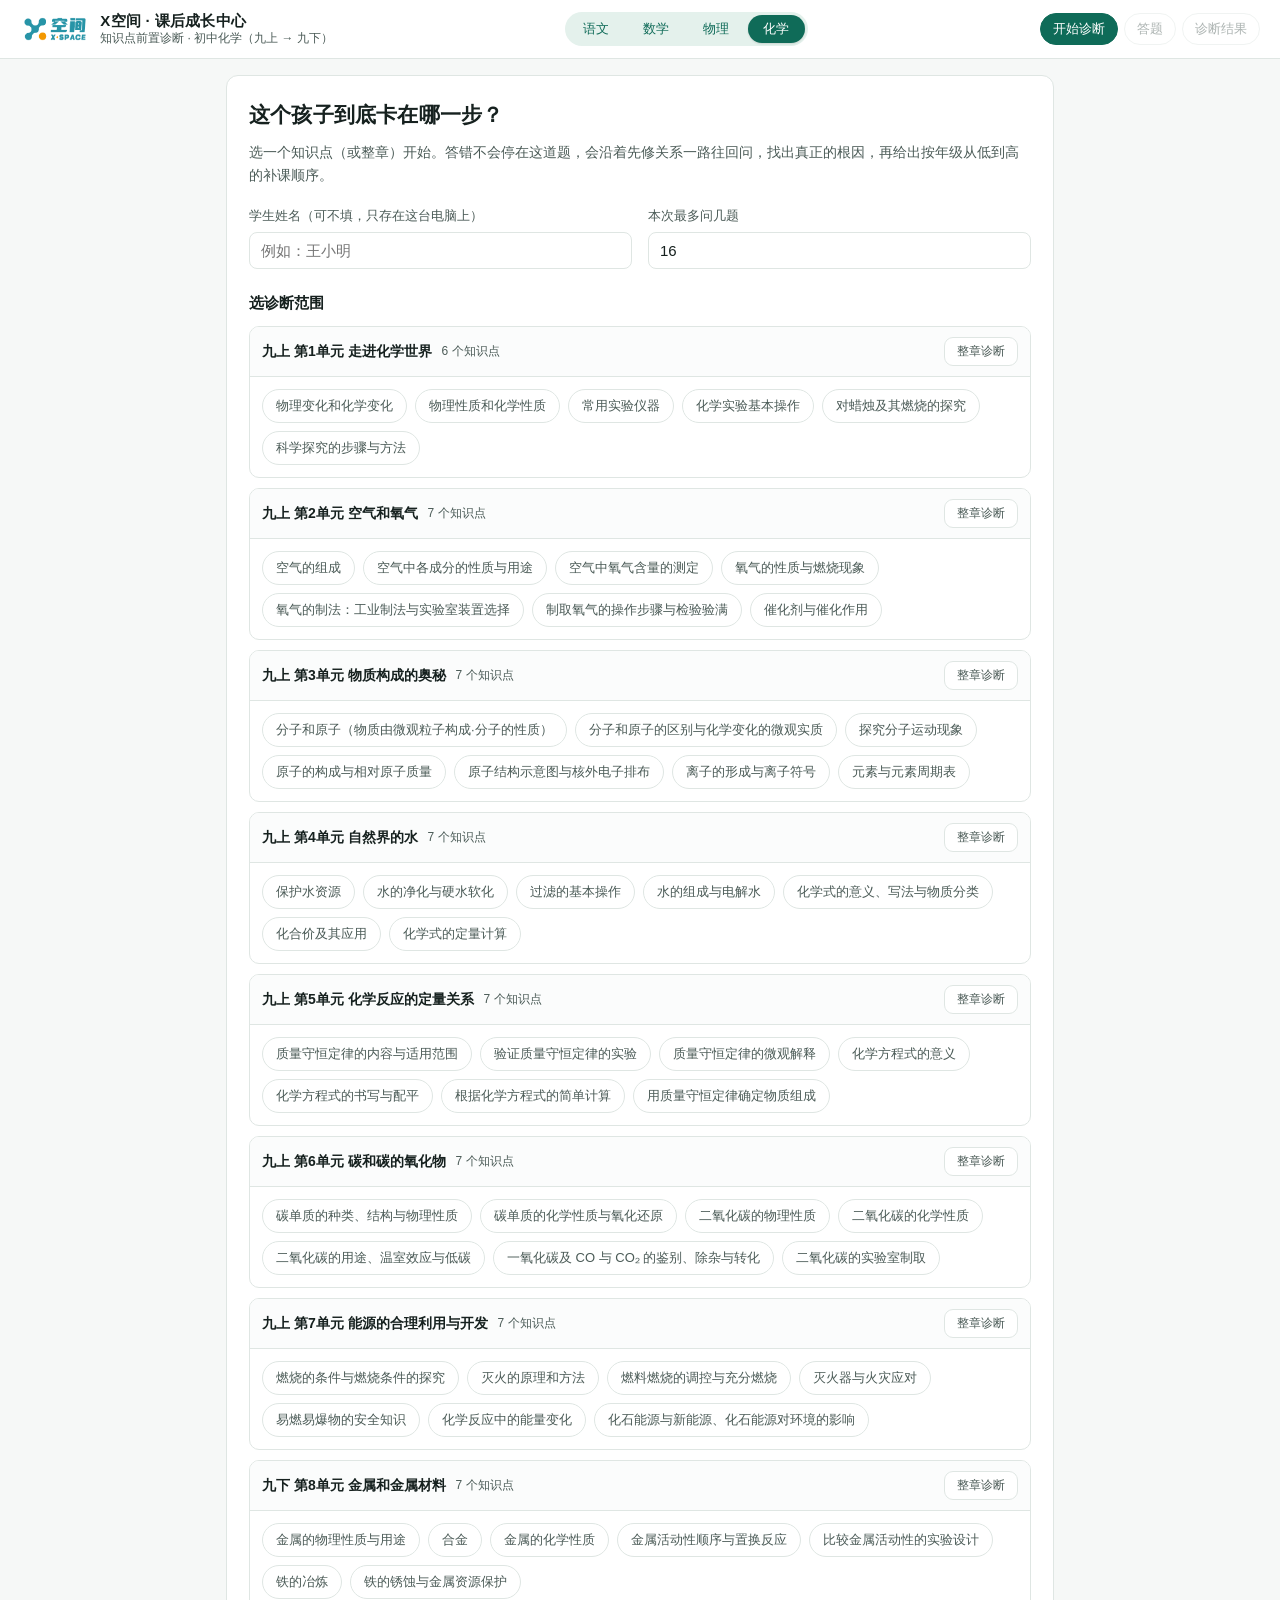
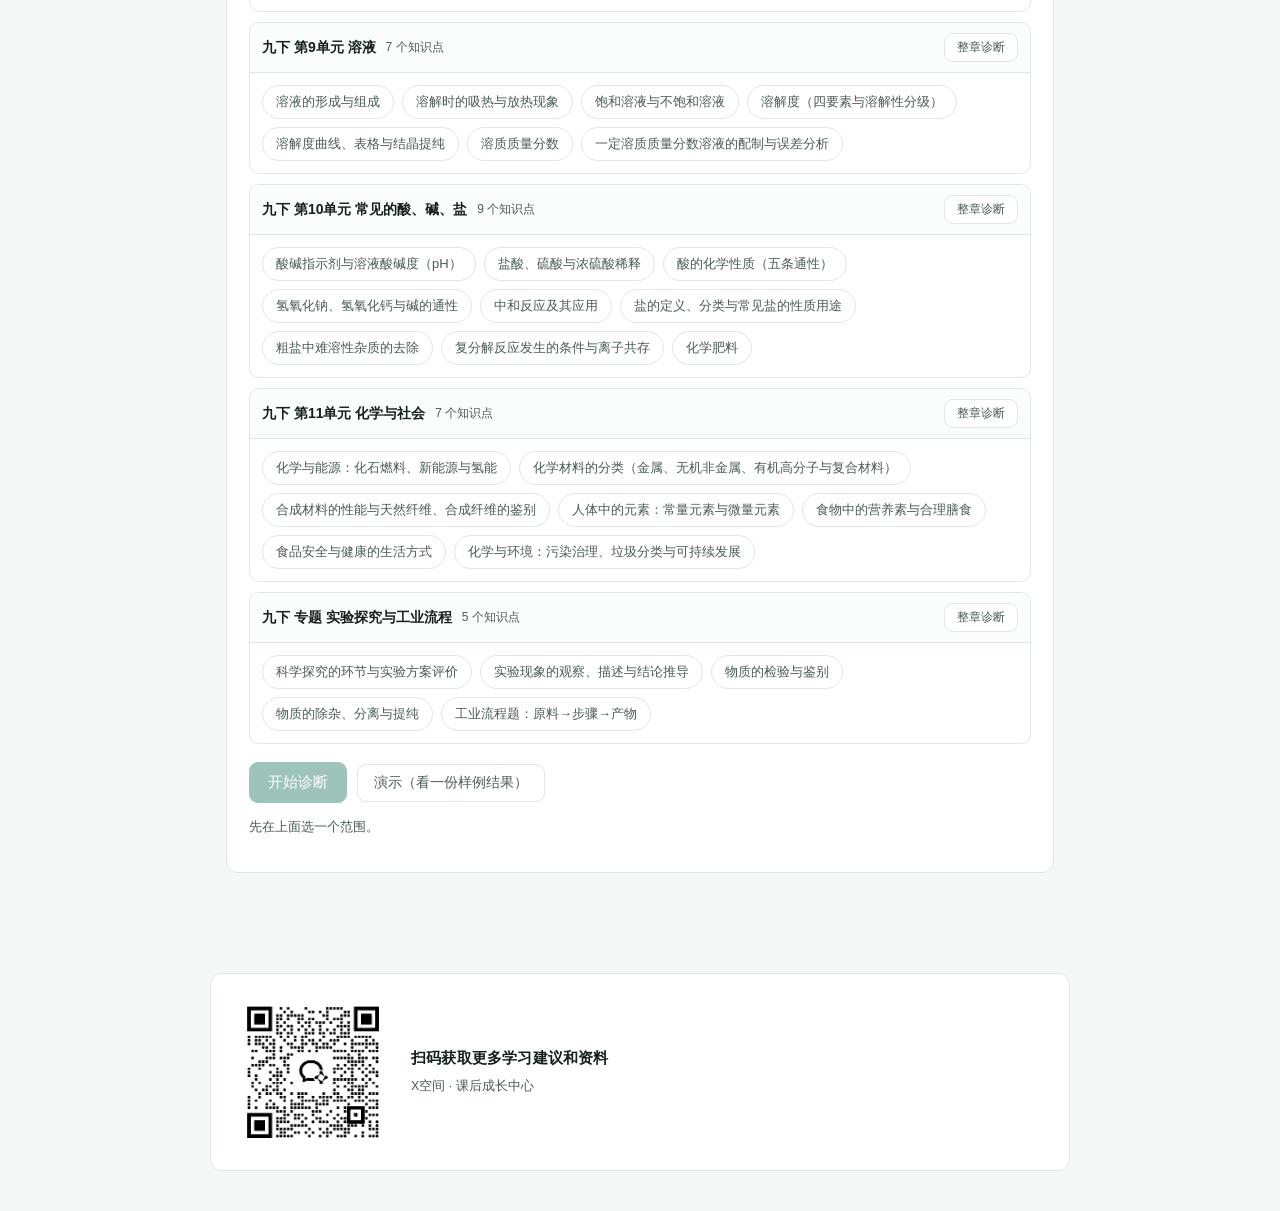
<file: xspace-diag-chemistry/index.html>
<!doctype html>
<meta charset="utf-8">
<title>正在跳转到 X空间 知识点诊断</title>
<script>location.replace("../xspace-diag/?subject=chemistry")</script>
<p style="font-family:-apple-system,sans-serif;padding:40px;line-height:1.8">正在跳转到 <a href="../xspace-diag/?subject=chemistry">X空间 知识点诊断</a>…</p>
</file>
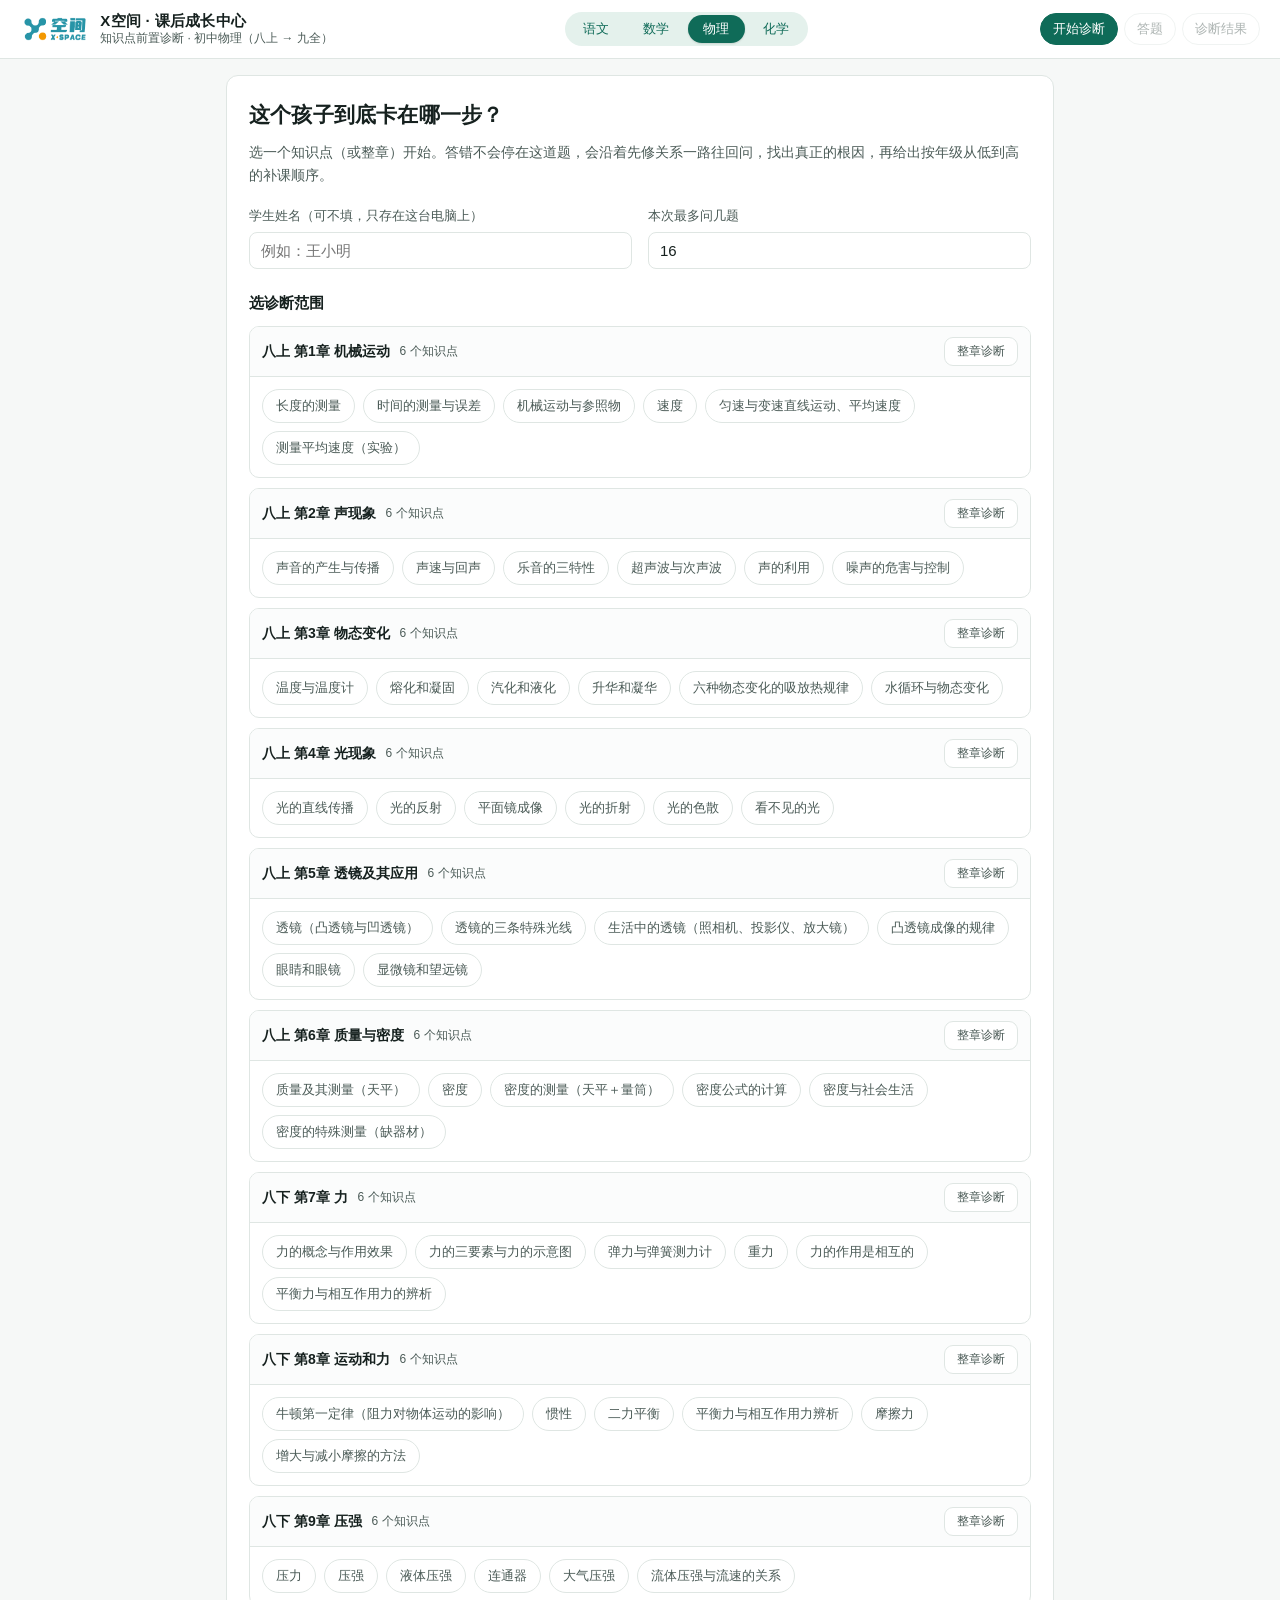
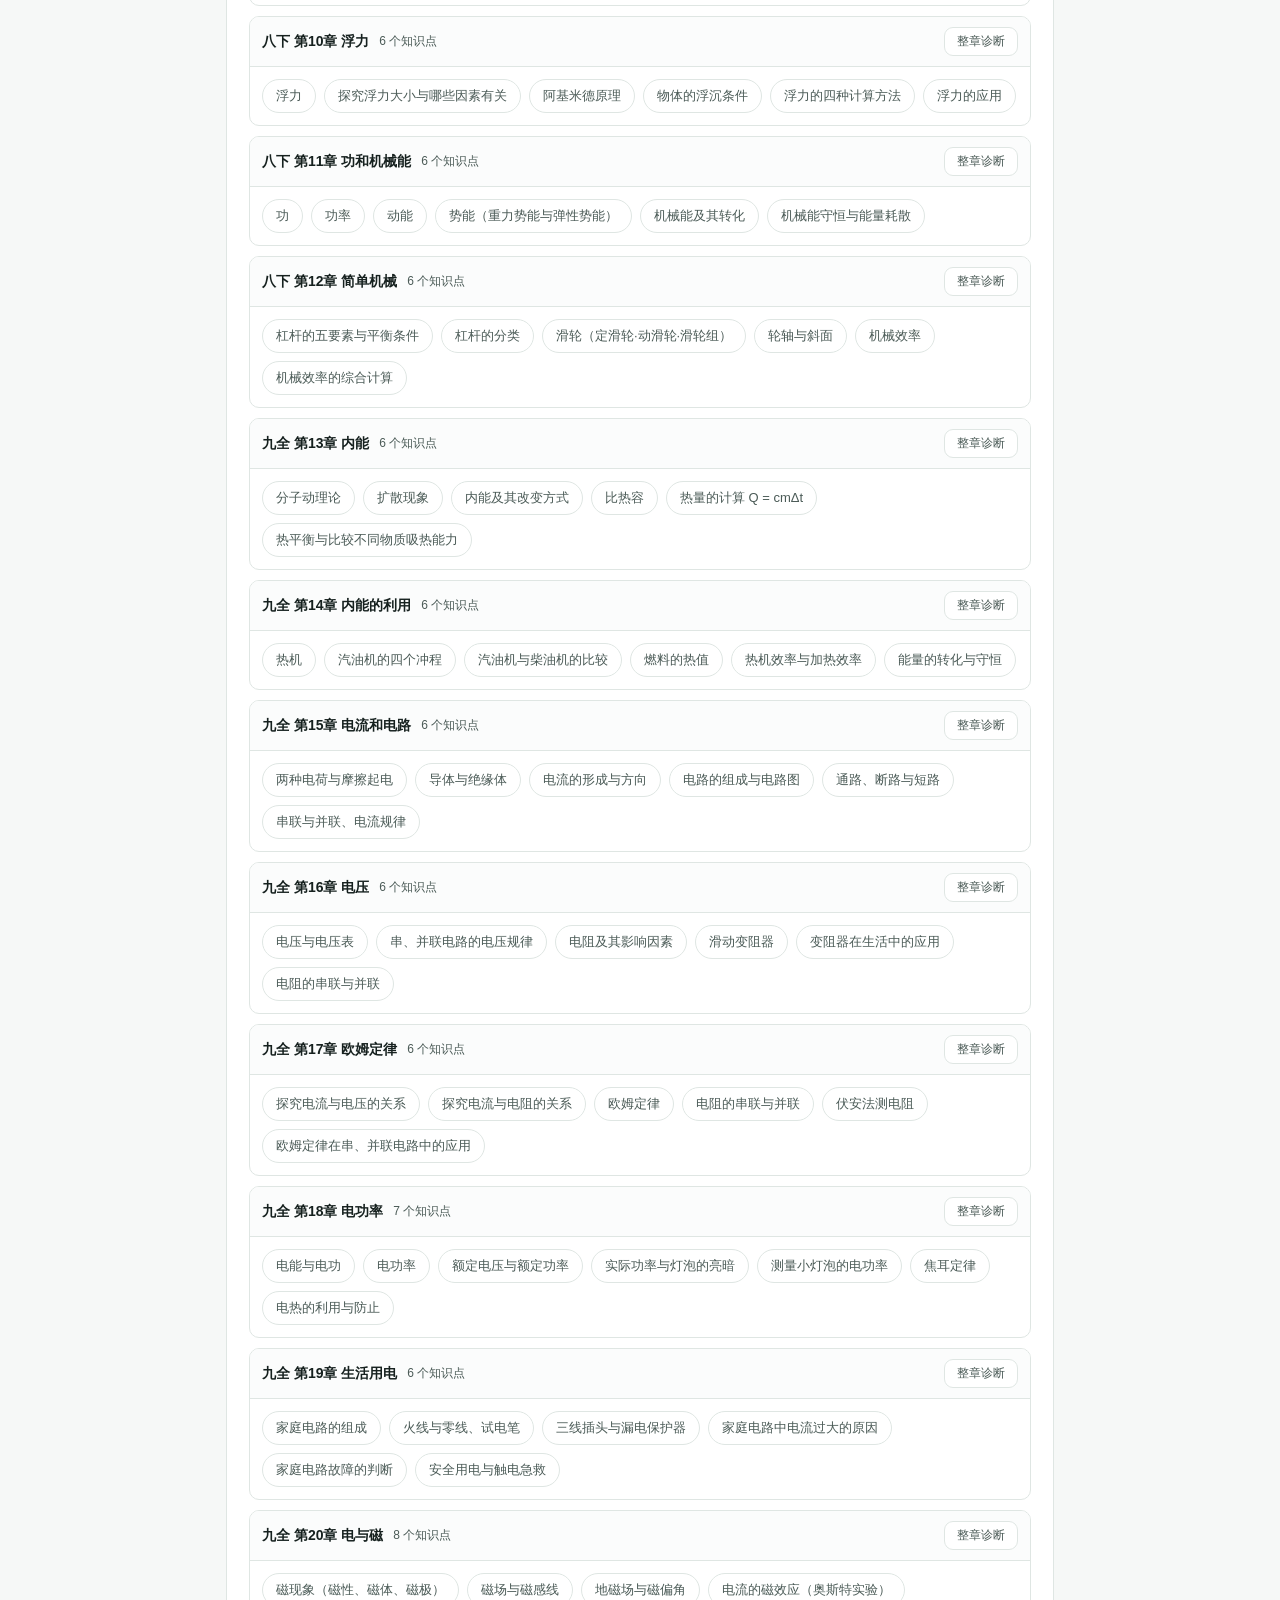
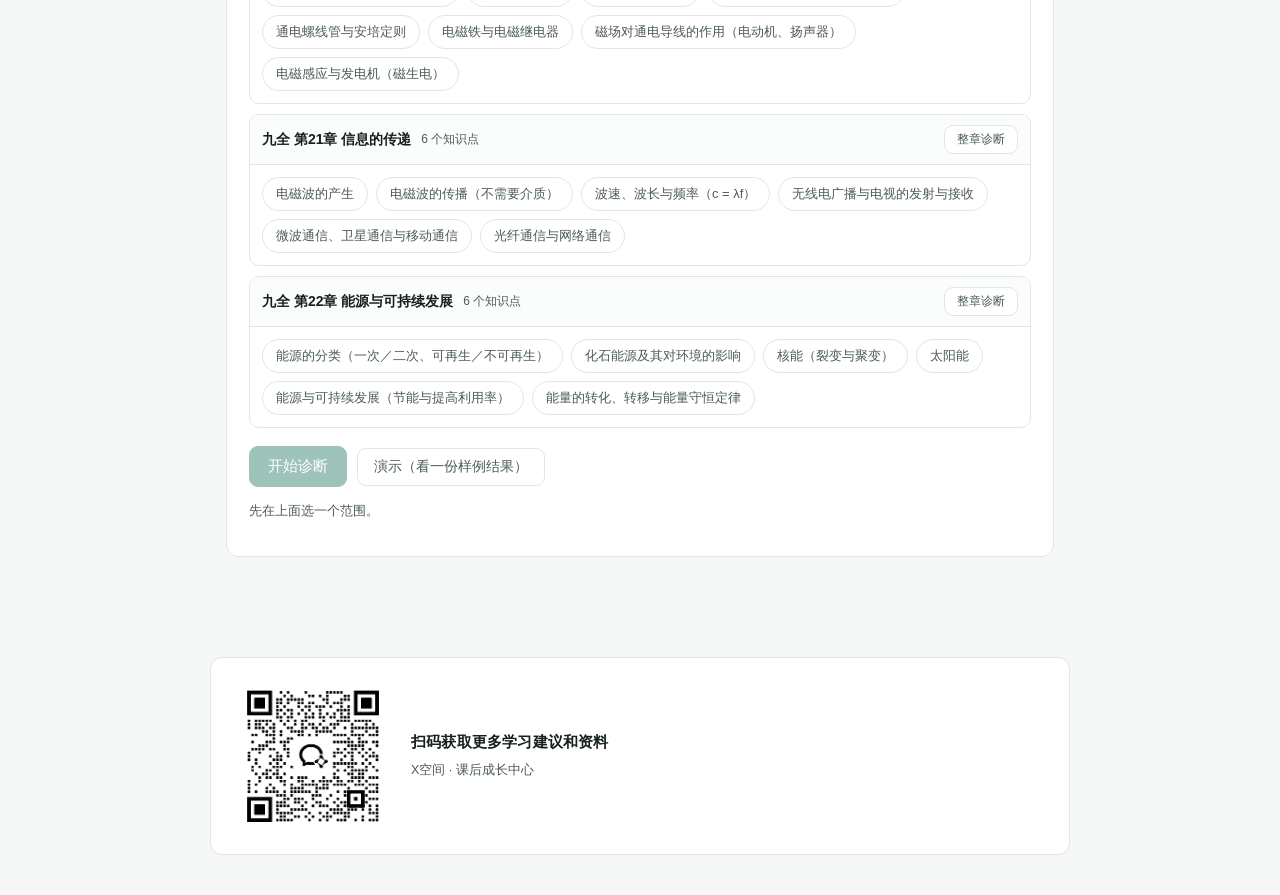
<file: xspace-diag-physics/index.html>
<!doctype html>
<meta charset="utf-8">
<title>正在跳转到 X空间 知识点诊断</title>
<script>location.replace("../xspace-diag/?subject=physics")</script>
<p style="font-family:-apple-system,sans-serif;padding:40px;line-height:1.8">正在跳转到 <a href="../xspace-diag/?subject=physics">X空间 知识点诊断</a>…</p>
</file>
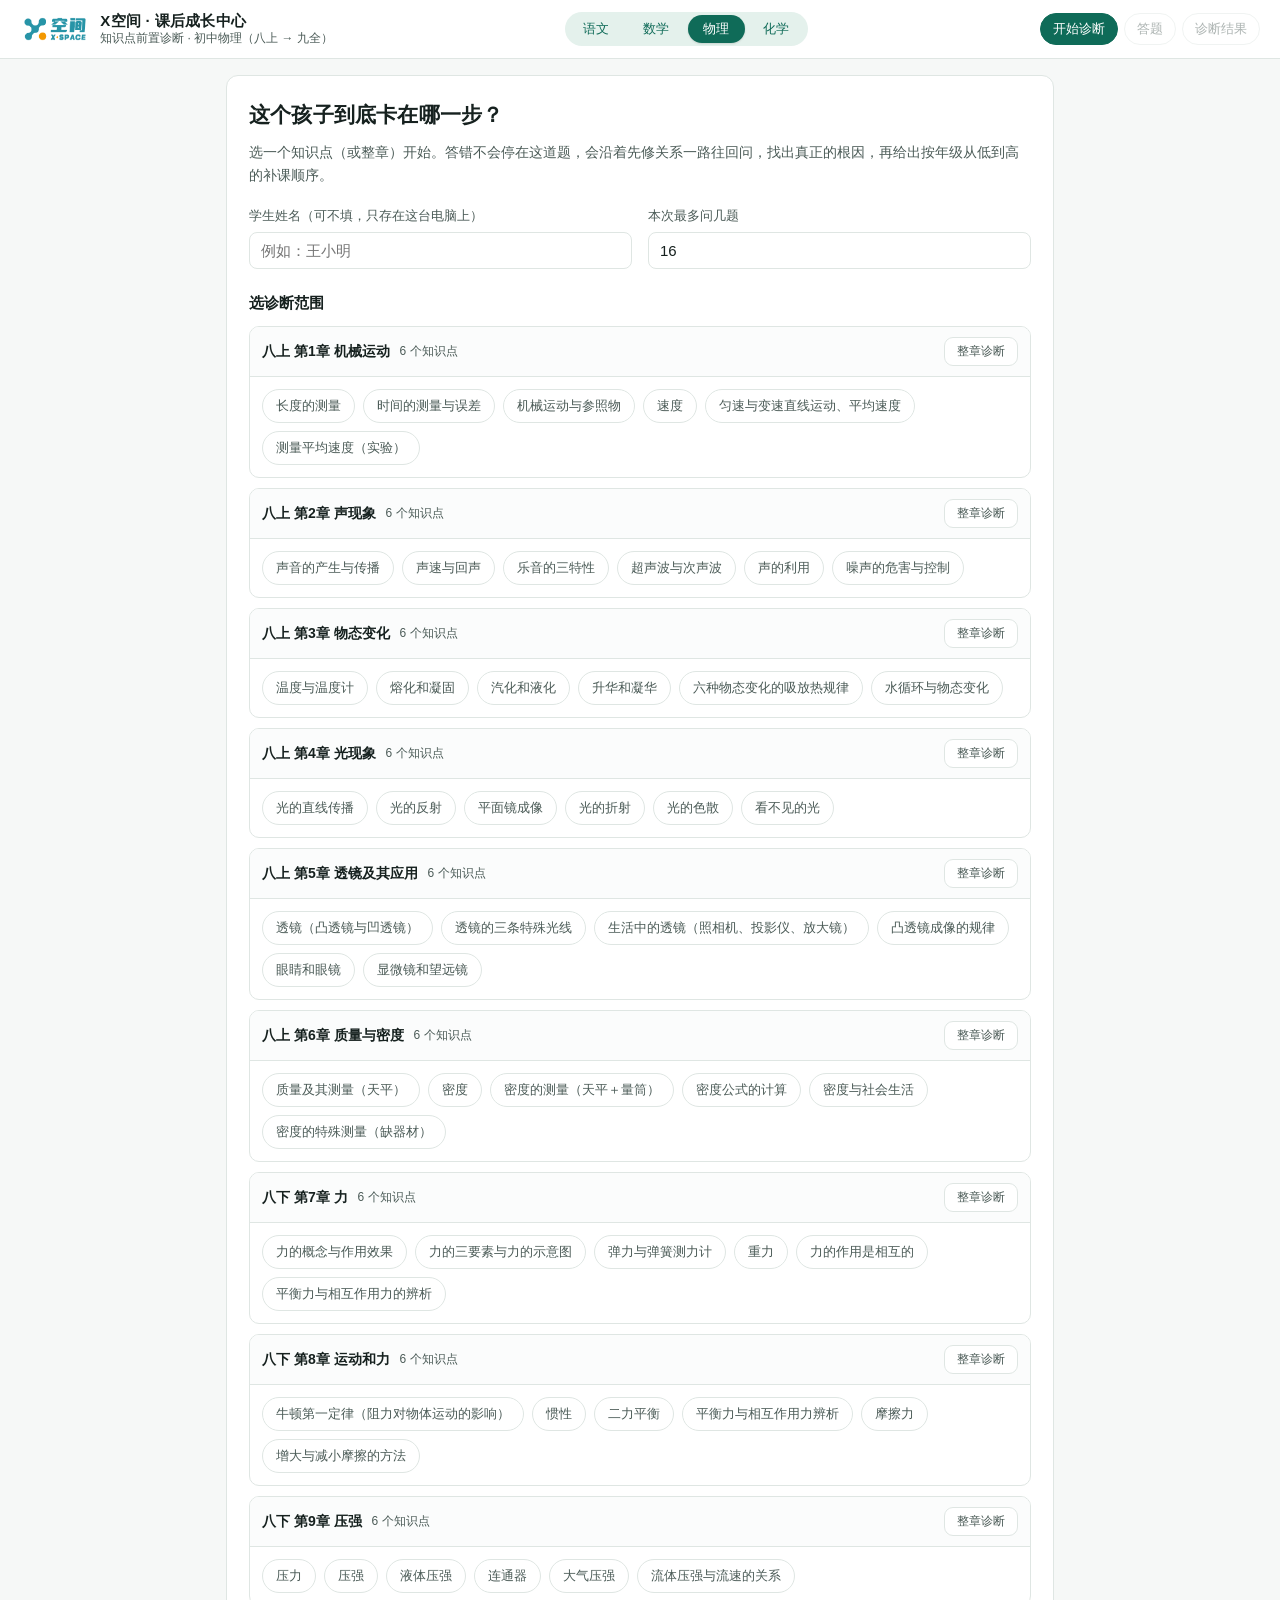
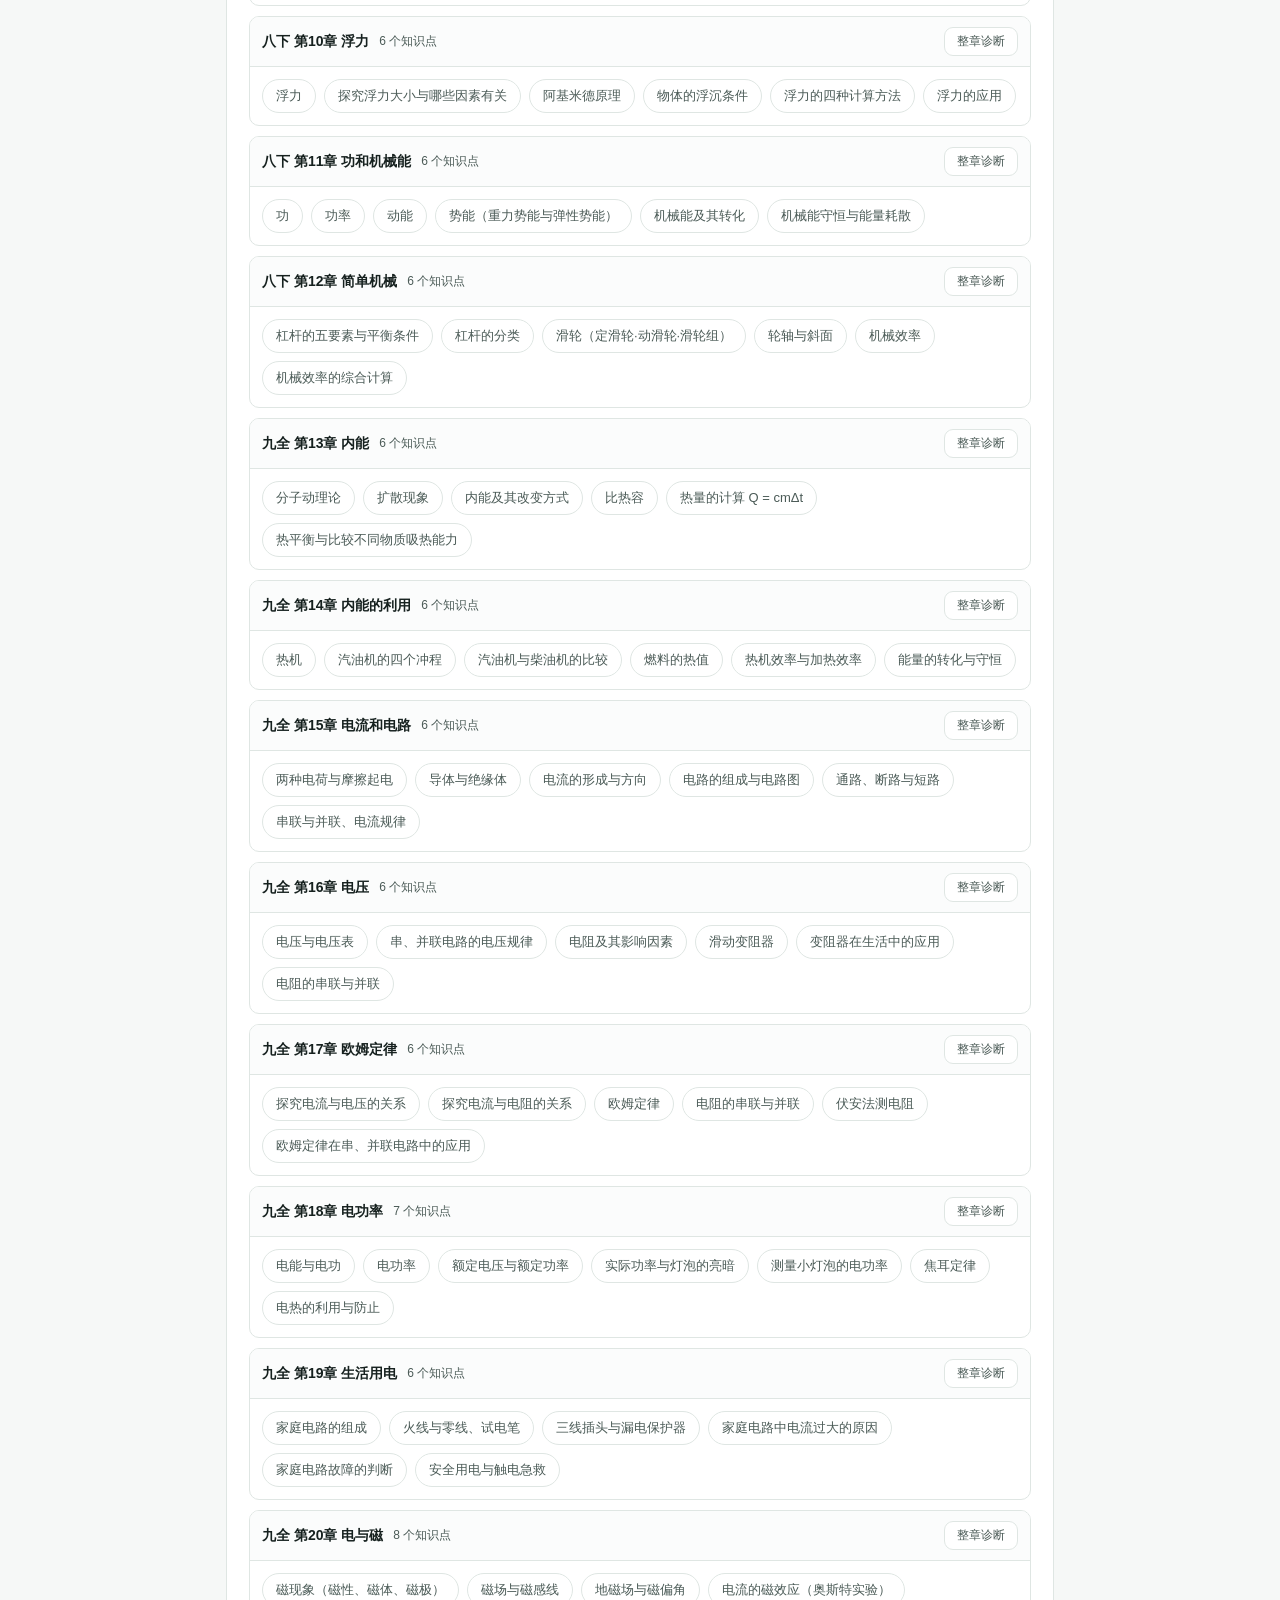
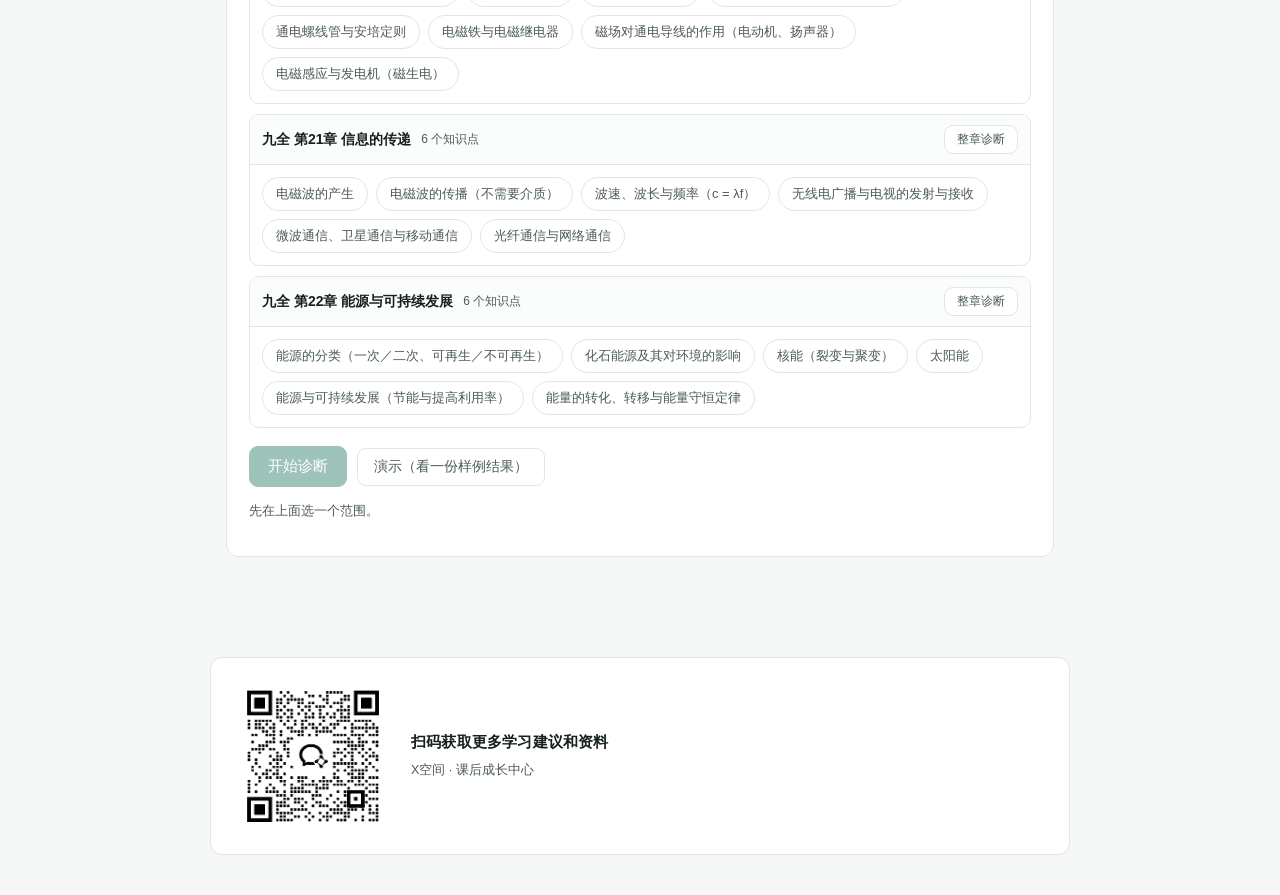
<file: xspace-diag/index.html>
<!DOCTYPE html>
<html lang="zh-CN">
<head>
<meta charset="utf-8">
<meta name="viewport" content="width=device-width, initial-scale=1">
<title>X空间 · 知识点前置诊断</title>
<link rel="icon" type="image/png" href="assets/logo-square.png">
<link rel="apple-touch-icon" href="assets/logo-square.png">
<link rel="stylesheet" href="style.css">
</head>
<body>
<header class="topbar">
  <div class="brand">
    <img class="logo" src="assets/logo.png" alt="X空间">
    <span class="brand-text">
      <strong><span class="brand-full">X空间 · 课后成长中心</span><span class="brand-short">X空间</span></strong>
      <em id="brand-sub">知识点前置诊断 · 九上数学（二次函数）</em>
    </span>
  </div>
  <div id="subject-tabs" class="subject-tabs" role="tablist" aria-label="选择学科"></div>
  <nav class="tabs">
    <button data-go="start" class="active">开始诊断</button>
    <button data-go="quiz" disabled>答题</button>
    <button data-go="result" disabled>诊断结果</button>
  </nav>
</header>

<main>
  <!-- ------------------------------------------------ 开始 -->
  <section id="screen-start" class="screen">
    <div class="card">
      <h1>这个孩子到底卡在哪一步？</h1>
      <p class="lead">选一个知识点（或整章）开始。答错不会停在这道题，会沿着先修关系一路往回问，找出真正的根因，再给出按年级从低到高的补课顺序。</p>

      <div class="row">
        <label>学生姓名（可不填，只存在这台电脑上）
          <input id="student" type="text" placeholder="例如：王小明">
        </label>
        <label>本次最多问几题
          <input id="limit" type="number" min="4" max="60" value="16">
        </label>
      </div>

      <h2>选诊断范围</h2>
      <div id="scope-list" class="scope-list"></div>

      <div class="actions">
        <button id="btn-start" class="primary" disabled>开始诊断</button>
        <button id="btn-demo" class="ghost">演示（看一份样例结果）</button>
        <button id="btn-resume" class="ghost" hidden>继续上次</button>
      </div>
      <p class="hint" id="start-hint">先在上面选一个范围。</p>
    </div>
  </section>

  <!-- ------------------------------------------------ 答题 -->
  <section id="screen-quiz" class="screen" hidden>
    <div class="quiz-head">
      <div class="progress"><div id="progress-bar"></div></div>
      <span id="progress-text"></span>
    </div>
    <div class="card">
      <div class="q-meta">
        <span id="q-topic" class="pill"></span>
        <span id="q-why" class="pill soft"></span>
        <span id="q-diff" class="pill soft"></span>
      </div>
      <p id="q-prompt" class="prompt"></p>
      <div id="q-choices" class="choices"></div>
      <div id="q-input" class="input-wrap" hidden>
        <p class="input-label" id="input-label">填答案：只填数，不写单位；分数写成 3/2 这样。</p>
        <input id="answer-input" type="text" autocomplete="off" placeholder="在这里作答">
        <button id="btn-submit" class="primary">提交答案</button>
      </div>
      <div id="feedback" class="feedback" hidden>
        <div id="feedback-verdict" class="verdict"></div>
        <div class="ref"><b>参考答案：</b><span id="feedback-answer"></span></div>
        <div class="explain"><b>解析：</b><span id="feedback-explain"></span></div>
        <div id="manual-ask" class="manual" hidden>
          <span>老师判断这道题算不算过：</span>
          <button data-manual="correct">算过</button>
          <button data-manual="wrong">没过</button>
        </div>
        <button id="btn-next" class="primary" hidden>下一题</button>
      </div>
    </div>
    <div class="quiz-foot">
      <button id="btn-undo" class="ghost">撤销上一题</button>
      <button id="btn-finish" class="ghost">提前结束，看结果</button>
    </div>
  </section>

  <!-- ------------------------------------------------ 结果 -->
  <section id="screen-result" class="screen" hidden>
    <div class="card">
      <h1>诊断结果</h1>
      <p class="hint" id="result-scope"></p>
      <div class="stats" id="stats"></div>

      <h2>根因（先补这些）</h2>
      <div id="roots" class="roots"></div>

      <h2>不稳的知识点</h2>
      <div id="shaky" class="roots"></div>

      <h2>学习路径（先修在前，按年级从低到高）</h2>
      <ol id="path" class="path"></ol>

      <div class="actions">
        <button id="btn-print" class="primary">打印 / 存成一页纸报告</button>
        <button id="btn-export" class="ghost">导出完整答题记录</button>
        <button id="btn-restart" class="ghost">重新开始</button>
      </div>
      <p class="hint">结论是线索，不是判决。真实诊断还要老师看一眼孩子的原卷和错题。</p>
    </div>
  </section>
</main>

<!-- 全站页脚：家长看完结论正好在底下，扫码加企微 -->
<footer class="site-foot">
  <a class="foot-qr-link" href="assets/qr-wecom.png" target="_blank" rel="noopener" title="点开看大图再扫">
    <img class="foot-qr" src="assets/qr-wecom.png" alt="X空间 企业微信二维码">
  </a>
  <div class="foot-text">
    <strong>扫码获取更多学习建议和资料</strong>
    <em>X空间 · 课后成长中心</em>
  </div>
</footer>

<!-- 打印用的一页纸报告（平时隐藏，只在打印时显示） -->
<section id="report" class="report" hidden>
  <div class="report-head">
    <div class="report-head-main">
      <img class="report-logo" src="assets/logo.png" alt="X空间">
      <div>
        <h1>X空间 · 课后成长中心　知识点诊断报告</h1>
        <p class="report-sub" id="report-scope"></p>
      </div>
    </div>
    <div class="report-meta">
      <p>学生：<span id="report-student">—</span></p>
      <p>日期：<span id="report-date"></span></p>
    </div>
  </div>
  <div class="report-block">
    <h2>一、答题概况</h2>
    <p class="report-note" id="report-summary-note" style="margin:0 0 5px"></p>
    <table class="mini"><tbody id="report-stats"></tbody></table>
  </div>
  <div class="report-block">
    <h2>二、卡住的根本原因</h2>
    <ul id="report-roots" class="report-list"></ul>
  </div>
  <div class="report-block">
    <h2>三、建议补课顺序</h2>
    <table class="path-table">
      <thead><tr><th style="width:32px">序</th><th style="width:96px">册·章</th><th>知识点</th><th style="width:86px">状态 / 课时</th></tr></thead>
      <tbody id="report-path"></tbody>
    </table>
  </div>
  <div class="report-block" id="report-exam-block" hidden>
    <h2>四、天津中考怎么考（本次范围）</h2>
    <p class="report-note" id="report-exam-note" style="margin:0 0 5px"></p>
    <ul id="report-exam" class="report-list exam-list"></ul>
  </div>
  <div class="report-block">
    <h2>五、建议课时与下一步</h2>
    <p id="report-plan"></p>
    <p class="report-note">本报告的结论由知识点先修关系推出，采信前请老师对照原卷与近期错题复核。答错点位已记录，可随堂复测。</p>
  </div>
  <div class="report-block">
    <h2>六、本次答错的题（供老师复核）</h2>
    <table class="path-table wrong-table">
      <thead><tr><th style="width:22px">#</th><th style="width:70px">知识点</th><th>题干</th><th style="width:140px">参考答案</th><th style="width:44px">订正</th></tr></thead>
      <tbody id="report-wrong"></tbody>
    </table>
  </div>
  <div class="report-sign">
    <div class="sign-lines">
      <span>授课老师签字：______________________</span>
      <span>家长确认：______________________</span>
    </div>
    <div class="report-qr">
      <img src="assets/qr-wecom.png" alt="X空间 企业微信二维码">
      <span>扫码获取更多学习建议和资料</span>
    </div>
  </div>
</section>

<script src="engine.js"></script>
<script src="app.js"></script>
</body>
</html>
</file>
<file: xspace-diag/style.css>
:root {
  --ink: #16211f;
  --ink-soft: #4b5b57;
  --line: #dfe6e3;
  --bg: #f6f8f7;
  --brand: #0f6b58;       /* X空间 主色：墨绿 */
  --brand-soft: #e4f1ec;
  --accent: #c9702a;      /* 点缀：暖橙 */
  --red: #b23c3c;
  --amber: #a9761c;
  --radius: 12px;
}

* { box-sizing: border-box; }

/* [hidden] 是浏览器自带的 display:none，权重比任何类名都低。
   只要有人给元素写了 .manual { display: flex } 这种类规则，
   JS 里 el.hidden = true 就当场失效——「老师判断这道题算不算过」
   明明该收起来，却每道题都挂在答案下面。全局兜一下。 */
[hidden] { display: none !important; }

body {
  margin: 0;
  font-family: -apple-system, "PingFang SC", "Hiragino Sans GB", "Microsoft YaHei", sans-serif;
  color: var(--ink);
  background: var(--bg);
  line-height: 1.65;
  -webkit-font-smoothing: antialiased;
}

main { max-width: 860px; margin: 0 auto; padding: 16px 16px 80px; }

/* ---------------------------------------------------- 顶栏 */
.topbar {
  display: flex; align-items: center; justify-content: space-between; gap: 16px;
  padding: 12px 20px; background: #fff; border-bottom: 1px solid var(--line);
  position: sticky; top: 0; z-index: 20; flex-wrap: wrap;
}
.brand { display: flex; align-items: center; gap: 10px; }
.logo {
  height: 34px; width: auto; display: block;
}
.brand-text { display: flex; flex-direction: column; line-height: 1.25; }
.brand-text strong { font-size: 15px; letter-spacing: .3px; }
.brand-short { display: none; }
.brand-text em { font-style: normal; font-size: 12px; color: var(--ink-soft); }
.tabs { display: flex; gap: 6px; }
.tabs button {
  border: 1px solid var(--line); background: #fff; color: var(--ink-soft);
  padding: 6px 12px; border-radius: 999px; font-size: 13px; cursor: pointer;
}
.tabs button.active { background: var(--brand); border-color: var(--brand); color: #fff; }
.tabs button:disabled { opacity: .45; cursor: default; }

/* 学科切换：三科共用一套页面，右上角切 */
.subject-tabs {
  display: flex; gap: 3px; padding: 3px;
  background: var(--brand-soft); border-radius: 999px;
}
.subject-tab {
  border: 0; background: transparent; color: var(--brand);
  padding: 5px 15px; border-radius: 999px; font-size: 13px;
  font-family: inherit; cursor: pointer; letter-spacing: .5px;
  transition: background .15s, color .15s;
}
.subject-tab:hover { background: rgba(15, 107, 88, .1); }
.subject-tab.active { background: var(--brand); color: #fff; box-shadow: 0 1px 2px rgba(0,0,0,.12); }

/* ---------------------------------------------------- 卡片 */
.card {
  background: #fff; border: 1px solid var(--line); border-radius: var(--radius);
  padding: 22px; margin-bottom: 16px;
}
h1 { font-size: 21px; margin: 0 0 8px; letter-spacing: .2px; }
h2 { font-size: 15px; margin: 22px 0 10px; color: var(--ink); }
h2:first-child { margin-top: 0; }
.lead { color: var(--ink-soft); font-size: 14px; margin: 0 0 18px; }
.hint { color: var(--ink-soft); font-size: 13px; }

.row { display: flex; gap: 16px; flex-wrap: wrap; }
.row label { display: flex; flex-direction: column; gap: 6px; font-size: 13px; color: var(--ink-soft); flex: 1 1 200px; }
input[type=text], input[type=number] {
  border: 1px solid var(--line); border-radius: 8px; padding: 9px 11px; font-size: 15px;
  font-family: inherit; color: var(--ink); background: #fff;
}
input:focus { outline: 2px solid var(--brand-soft); border-color: var(--brand); }

button { font-family: inherit; cursor: pointer; }
button.primary {
  background: var(--brand); color: #fff; border: 1px solid var(--brand);
  padding: 10px 18px; border-radius: 9px; font-size: 15px;
}
button.primary:disabled { opacity: .4; cursor: default; }
button.ghost {
  background: #fff; color: var(--ink-soft); border: 1px solid var(--line);
  padding: 9px 16px; border-radius: 9px; font-size: 14px;
}
.actions { display: flex; gap: 10px; flex-wrap: wrap; margin-top: 18px; align-items: center; }

/* ---------------------------------------------------- 选范围 */
.scope-list { display: flex; flex-direction: column; gap: 10px; }
.scope-group { border: 1px solid var(--line); border-radius: 10px; overflow: hidden; }
.scope-group-head {
  display: flex; align-items: center; gap: 10px; padding: 10px 12px;
  background: #fbfcfc; border-bottom: 1px solid transparent; cursor: pointer;
}
.scope-group-head .ch { font-weight: 600; font-size: 14px; }
.scope-group-head .cnt { font-size: 12px; color: var(--ink-soft); }
.scope-group.open .scope-group-head { border-bottom-color: var(--line); }
.scope-items { display: none; flex-wrap: wrap; gap: 8px; padding: 12px; }
.scope-group.open .scope-items { display: flex; }
.scope-item {
  border: 1px solid var(--line); background: #fff; border-radius: 999px;
  padding: 7px 13px; font-size: 13px; color: var(--ink-soft);
}
.scope-item.on { background: var(--brand-soft); border-color: var(--brand); color: var(--brand); font-weight: 600; }

/* ---------------------------------------------------- 答题 */
.quiz-head { display: flex; align-items: center; gap: 12px; margin-bottom: 10px; font-size: 14px; color: var(--ink-soft); }
.progress { flex: 1; height: 6px; background: var(--line); border-radius: 99px; overflow: hidden; }
#progress-bar { height: 100%; width: 0; background: var(--brand); transition: width .25s; }
.q-meta { display: flex; gap: 8px; flex-wrap: wrap; margin-bottom: 14px; }
.pill { background: var(--brand-soft); color: var(--brand); border-radius: 999px; padding: 4px 11px; font-size: 12px; font-weight: 600; }
.pill.soft { background: #f2f4f3; color: var(--ink-soft); font-weight: 400; }
.prompt { font-size: 18px; font-weight: 600; line-height: 1.55; margin: 0 0 18px; white-space: pre-wrap; }
.choices { display: flex; flex-direction: column; gap: 9px; }
.choice {
  text-align: left; border: 1px solid var(--line); background: #fff; border-radius: 10px;
  padding: 12px 14px; font-size: 15px; color: var(--ink); display: flex; gap: 10px; align-items: flex-start;
  min-height: 44px;
}
.choice .key {
  flex: 0 0 auto; width: 22px; height: 22px; border-radius: 6px; background: #f2f4f3;
  display: grid; place-items: center; font-size: 12px; color: var(--ink-soft); font-weight: 600;
}
.choice.on { border-color: var(--brand); background: var(--brand-soft); }
.choice.on .key { background: var(--brand); color: #fff; }
.choice:disabled { opacity: .65; }

/* ---------------------------------------------------------------- 题里的图
 * 化学的实验操作题就是「四个图选一个」，图不是装饰，是题干本身。
 * 三道关要过：手机上不撑破屏、四个图选项能排开、打印出来别糊成一片。
 */
.q-fig {
  display: inline-block; vertical-align: middle;
  max-width: 100%; max-height: 260px; width: auto; height: auto;
  margin: 8px 10px 4px 0; border-radius: 6px;
}
/* 一题里连着几张图（对照实验、装置对比）——给一点呼吸，别糊成一团 */
.q-fig + .q-fig { margin-left: 4px; }

.opt-body {
  display: flex; flex-direction: row; align-items: center; gap: 9px;
  flex-wrap: wrap; flex: 1 1 auto; min-width: 0;
}
.opt-fig {
  display: block; max-width: 100%; max-height: 148px;
  width: auto; height: auto; margin: 2px 0;
}

/* 四个选项全是图 → 两列排，一屏能看全，比竖排四行省一半高度 */
.choices.all-fig {
  display: grid; grid-template-columns: 1fr 1fr; gap: 9px;
}
.choices.all-fig .choice {
  flex-direction: column; align-items: center; text-align: center;
  padding: 10px 8px; gap: 8px;
}
.choices.all-fig .choice .key { align-self: flex-start; }
/* 四张图的宽高比各不相同（装置图不能裁），所以统一给一块等高的图区，
   让每张图在里面居中——这样四个卡片一样高、图不会一高一低。 */
.choices.all-fig .opt-body {
  flex: 1 1 auto; width: 100%; min-height: 112px;
  display: block; text-align: center;
}
.choices.all-fig .opt-fig { display: block; max-height: 112px; margin: 4px auto 0; }

.fig-missing { color: #c0392b; font-size: 12px; }

/* 报告错题表：带图那行会被撑高，文字要垂直居中，不然一行特别"头重脚轻" */
#report-wrong td { vertical-align: middle; padding: 6px 9px; }

/* 窄屏（手机）：图选项退回单列，免得两列都挤成邮票 */
@media (max-width: 480px) {
  .choices.all-fig { grid-template-columns: 1fr; }
  .q-fig { max-height: 200px; }
  .opt-fig { max-height: 130px; }
}
.input-wrap { display: flex; gap: 10px; flex-wrap: wrap; align-items: center; }
.input-label { font-size: 13px; color: var(--ink-soft); flex: 1 1 100%; margin: 0 0 -2px; }
.input-wrap input { flex: 1 1 220px; height: 46px; font-size: 16px; }
#btn-submit { min-width: 120px; height: 46px; }

.feedback { margin-top: 18px; padding-top: 16px; border-top: 1px dashed var(--line); }
.verdict { font-weight: 700; margin-bottom: 8px; }
.verdict.correct { color: var(--brand); }
.verdict.wrong { color: var(--red); }
.verdict.manual { color: var(--amber); }
.ref, .explain { font-size: 14px; color: var(--ink-soft); margin-bottom: 6px; }
.ref span, .explain span { color: var(--ink); }
.manual { display: flex; gap: 10px; align-items: center; margin: 12px 0; font-size: 14px; color: var(--ink-soft); flex-wrap: wrap; }
.manual button { border: 1px solid var(--line); background: #fff; border-radius: 8px; padding: 7px 14px; font-size: 14px; }
#btn-next { margin-top: 12px; }
.quiz-foot { display: flex; gap: 10px; justify-content: space-between; }

/* ---------------------------------------------------- 结果 */
.stats { display: grid; grid-template-columns: repeat(4, 1fr); gap: 10px; margin: 14px 0 4px; }
.stat { border: 1px solid var(--line); border-radius: 10px; padding: 12px; text-align: center; background: #fbfcfc; }
.stat b { display: block; font-size: 24px; line-height: 1.2; }
.stat span { font-size: 12px; color: var(--ink-soft); }
.stat.weak b { color: var(--red); }
.stat.shaky b { color: var(--amber); }
.stat.mastered b { color: var(--brand); }
.roots { display: flex; flex-direction: column; gap: 8px; }
.root-item { border-left: 3px solid var(--red); background: #fdf6f6; padding: 10px 12px; border-radius: 0 8px 8px 0; }
.root-item.shaky { border-left-color: var(--amber); background: #fdfaf2; }
.root-item b { font-size: 15px; }
.root-item p { margin: 4px 0 0; font-size: 13px; color: var(--ink-soft); }
.path { padding-left: 22px; margin: 0; }
.path li { margin-bottom: 8px; font-size: 14px; }
.path li .g { display: inline-block; min-width: 52px; color: var(--ink-soft); font-size: 12px; }
.path li .tag { font-size: 11px; padding: 1px 7px; border-radius: 999px; margin-left: 6px; }
.tag.weak { background: #fbeaea; color: var(--red); }
.tag.shaky { background: #fdf3e2; color: var(--amber); }
.tag.untested { background: #f2f4f3; color: var(--ink-soft); }

/* ---------------------------------------------------- 一页纸报告 */
.report { background: #fff; color: #000; padding: 0; font-size: 10.5pt; line-height: 1.45; }
.report-head {
  display: flex; justify-content: space-between; align-items: flex-end; gap: 20px;
  border-bottom: 2.5px solid #000; padding-bottom: 6px; margin-bottom: 12px;
}
.report-head-main { display: flex; align-items: center; gap: 11px; min-width: 0; }
.report-logo { height: 30px; width: auto; display: block; flex: 0 0 auto; }
.report-head h1 { font-size: 13.5pt; margin: 0; letter-spacing: .5px; }
.report-sub { font-size: 9.5pt; margin: 3px 0 0; color: #222; }
.report-meta { text-align: right; font-size: 10pt; white-space: nowrap; }
.report-meta p { margin: 1px 0; }
.report-block { margin-top: 9px; break-inside: avoid; }
.report-block h2 {
  font-size: 10pt; margin: 0 0 4px; border-left: 4px solid #000; padding-left: 7px; letter-spacing: .5px;
}
.report-list { margin: 0; padding-left: 16px; font-size: 9.5pt; }
.report-list li { margin-bottom: 3px; }
.exam-list { font-size: 9pt; }
.exam-list li { margin-bottom: 2px; }
.exam-list b { color: var(--brand); }

/* 概况表：拉满宽度，四列等分 */
table.mini { width: 100%; table-layout: fixed; font-size: 9.5pt; border-collapse: collapse; }
table.mini td { border: 1px solid #444; padding: 4px 8px; text-align: center; }
table.mini td:nth-child(odd) { background: #f0f0f0; font-weight: 600; width: 16%; }

/* 学习路径表 */
table.path-table { width: 100%; border-collapse: collapse; font-size: 8.6pt; line-height: 1.35; }
table.path-table th, table.path-table td { border: 1px solid #666; padding: 3px 5px; vertical-align: top; text-align: left; }
table.path-table th { background: #e9e9e9; font-weight: 600; font-size: 9pt; }
table.path-table td:nth-child(1), table.path-table td:nth-child(4) { text-align: center; }
table.path-table td:nth-child(2) { text-align: center; white-space: nowrap; }
table.path-table thead { display: table-header-group; }
.wrong-table { font-size: 8.2pt; }
/* 题干和参考答案两列都是长文字，字号和行距要一致；知识点列会换行，给窄一点 */
.wrong-table td:nth-child(3), .wrong-table td:nth-child(4) { font-size: 8.2pt; line-height: 1.4; }
.wrong-table td:nth-child(2) { line-height: 1.35; }
.wrong-table i { color: #444; }

.report-note { font-size: 8pt; color: #333; margin-top: 5px; line-height: 1.5; }
.report-sign {
  display: flex; justify-content: space-between; align-items: flex-end; gap: 20px;
  font-size: 9.5pt; margin-top: 14px; padding-top: 6px; border-top: 1px dashed #999;
}
.sign-lines { display: flex; flex-direction: column; gap: 12px; }
/* 二维码放在签字栏右下：家长签完字正好扫一眼。17mm 边长在 300dpi 下约 200px，
   37 个模块每个 5.4px，手机扫得出来；再小就掉到 3px/模块、开始扫不出。 */
.report-qr { display: flex; flex-direction: column; align-items: center; gap: 1.5mm; flex: 0 0 auto; }
.report-qr img { width: 17mm; height: 17mm; display: block; }
.report-qr span { font-size: 7.2pt; line-height: 1.2; text-align: center; letter-spacing: .2px; }

/* ---------------------------------------------------- 页脚（扫码） */
/* 跟上面的卡片同一套外观：页脚要是灰底通栏，在手机上就像贴了块补丁 */
.site-foot {
  display: flex; align-items: center; gap: 18px;
  max-width: 860px; margin: 4px auto 40px; padding: 18px 22px;
  background: #fff; border: 1px solid var(--line); border-radius: var(--radius);
}
.site-foot .foot-qr { width: 160px; height: 160px; display: block; flex: 0 0 auto; }
.site-foot .foot-qr-link { display: block; flex: 0 0 auto; border-radius: 6px; }
.site-foot .foot-text { display: flex; flex-direction: column; gap: 8px; min-width: 0; }
.site-foot strong { font-size: 15px; color: var(--ink); letter-spacing: .2px; line-height: 1.35; }
.site-foot em { font-style: normal; font-size: 12.5px; color: var(--ink-soft); }

@media (max-width: 640px) {
  .stats { grid-template-columns: repeat(2, 1fr); }
  .topbar { position: static; padding: 10px 13px; gap: 10px 12px; }
  /* 窄屏顶栏压成两行：第一行 logo + 品牌名 + 学科，第二行三个步骤按钮平分。
     副标题藏掉（学科按钮的选中态已经说明了当前在哪一科），不然要占四行。 */
  .brand-full { display: none; }
  .brand-short { display: inline; }
  .brand-text em { display: none; }
  .brand-text strong { font-size: 14px; letter-spacing: 0; }
  .logo { height: 24px; }
  .subject-tabs { gap: 3px; padding: 2px; }
  .subject-tab { padding: 4px 12px; font-size: 12.5px; }
  .tabs { width: 100%; gap: 6px; }
  .tabs button { flex: 1; padding: 6px 4px; font-size: 12.5px; }
  /* 手机上保持左码右字：二维码给够 120px（DPR2 → 240px，扫得出），
     竖排会变成一块孤零零的图，横排跟卡片阅读方向一致 */
  .site-foot { gap: 14px; padding: 16px; margin-bottom: 28px; }
  .site-foot .foot-qr { width: 120px; height: 120px; }
  .site-foot strong { font-size: 13.5px; }
}

/* ---------------------------------------------------- 打印 */
@media print {
  @page { size: A4; margin: 12mm; }
  body { background: #fff; }
  .topbar, main, .screen, .site-foot { display: none !important; }
  .report { display: block !important; }
  .report-block { break-inside: avoid; }
  table.path-table tr { break-inside: avoid; }
  /* 打印时图要收着点，A4 一页纸撑不住大图 */
  .rep-fig { max-height: 26mm; max-width: 42mm; margin: 1mm 2mm 1mm 0; }
}
</file>
